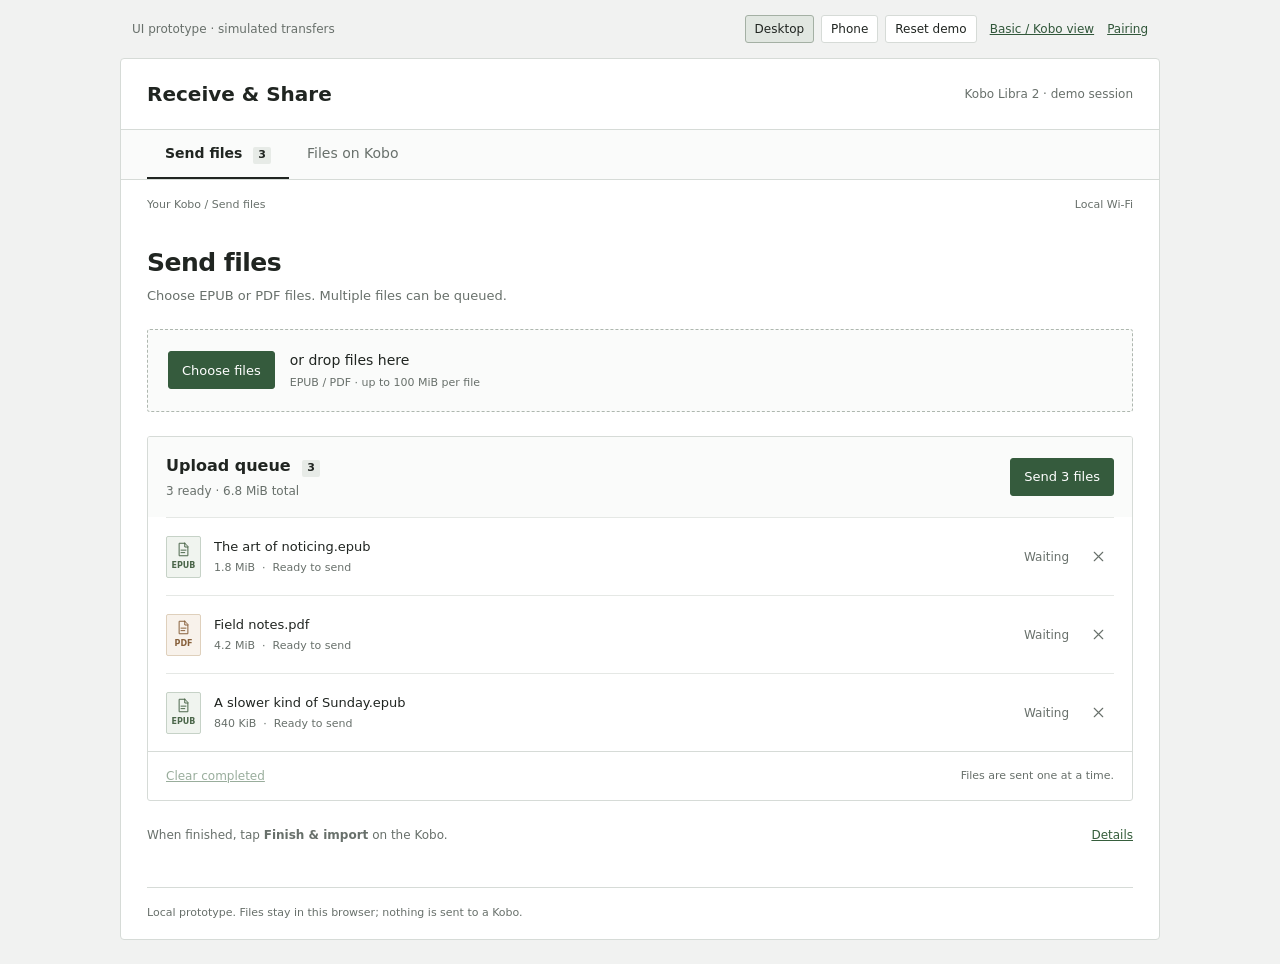
<file: prototype/index.html>
<!doctype html>
<html lang="en"><head><meta charset="utf-8"><meta name="viewport" content="width=device-width,initial-scale=1"><title>Receive & Share · prototype</title><link rel="stylesheet" href="styles.css"><script defer src="zip.js"></script><script defer src="app.js"></script></head><body>
<svg class="symbols" xmlns="http://www.w3.org/2000/svg" aria-hidden="true"><defs>
<symbol id="book" viewBox="0 0 24 24"><path d="M4 19.5A2.5 2.5 0 0 1 6.5 17H20M6.5 3H20v19H6.5A2.5 2.5 0 0 1 4 19.5v-14A2.5 2.5 0 0 1 6.5 3Z"/><path d="M8 7h7M8 10h5"/></symbol>
<symbol id="upload" viewBox="0 0 24 24"><path d="M12 16V3m-5 5 5-5 5 5M4 15v5h16v-5"/></symbol>
<symbol id="download" viewBox="0 0 24 24"><path d="M12 3v13m-5-5 5 5 5-5M4 16v5h16v-5"/></symbol>
<symbol id="folder" viewBox="0 0 24 24"><path d="M3 7V4h6l3 3h9v13H3V7Z"/></symbol>
<symbol id="check" viewBox="0 0 24 24"><path d="m5 12 4 4L19 6"/></symbol>
<symbol id="close" viewBox="0 0 24 24"><path d="m6 6 12 12M6 18 18 6"/></symbol>
<symbol id="search" viewBox="0 0 24 24"><circle cx="10.5" cy="10.5" r="6.5"/><path d="m16 16 5 5"/></symbol>
<symbol id="arrow" viewBox="0 0 24 24"><path d="M4 12h16m-6-6 6 6-6 6"/></symbol>
<symbol id="wifi" viewBox="0 0 24 24"><path d="M2 8a16 16 0 0 1 20 0M5 12a11 11 0 0 1 14 0m-10 4a5 5 0 0 1 6 0"/><circle cx="12" cy="20" r=".5"/></symbol>
<symbol id="file" viewBox="0 0 24 24"><path d="M14 2H5v20h14V7l-5-5Zm0 0v6h5M8 13h8m-8 4h6"/></symbol>
<symbol id="chevron" viewBox="0 0 24 24"><path d="m9 5 7 7-7 7"/></symbol>
</defs></svg>
<div class="preview-bar"><span>UI prototype · simulated transfers</span><div class="preview-controls"><button id="desktop-view" class="selected" aria-pressed="true">Desktop</button><button id="phone-view" aria-pressed="false">Phone</button><button id="reset-demo">Reset demo</button><a href="basic.html">Basic / Kobo view</a><a href="pair.html">Pairing</a></div></div>
<div class="prototype-frame" id="frame"><div class="app-shell"><header class="tool-header"><a href="#upload" class="brand">Receive & Share</a><span>Kobo Libra 2 · demo session</span></header><nav class="navigation" aria-label="Main navigation"><button class="nav-item active" data-view="upload">Send files <span id="queue-badge" class="nav-count">3</span></button><button class="nav-item" data-view="files">Files on Kobo</button></nav>
<main><div class="app-header"><span>Your Kobo / <b id="header-section">Send files</b></span><span>Local Wi-Fi</span></div><section id="upload-view" class="view"><div class="page-heading"><h1>Send files</h1><p>Choose EPUB or PDF files. Multiple files can be queued.</p></div><div id="dropzone" class="dropzone"><button id="choose-files" class="button primary">Choose files</button><div>or drop files here<small>EPUB / PDF · up to 100 MiB per file</small></div><input id="file-input" type="file" accept=".epub,.pdf" multiple hidden></div><section class="queue-card" aria-labelledby="queue-title"><div class="section-heading"><div><h2 id="queue-title">Upload queue <span id="queue-count" class="count">3</span></h2><p id="queue-summary">3 files ready</p></div><button id="send-all" class="button primary"><span>Send 3 files</span></button></div><div id="queue-list" class="queue-list"></div><div class="queue-footer"><button id="clear-completed" class="text-button">Clear completed</button><span id="transfer-summary">One transfer at a time.</span></div></section><div class="finish-note"><p>When finished, tap <strong>Finish & import</strong> on the Kobo.</p><button class="text-button" id="finish-help">Details</button></div></section>
<section id="files-view" class="view" hidden><div class="page-heading"><h1>Files on Kobo</h1><p>Browse book folders. Download a file or select several for one ZIP.</p></div><div class="library-toolbar"><label class="search-field"><svg><use href="#search"/></svg><input id="file-search" type="search" placeholder="Search filenames or paths" aria-label="Search book files"></label><select id="sort-files" aria-label="Sort files"><option value="name">Name, A–Z</option><option value="newest">Newest first</option><option value="size">Largest first</option></select></div><div class="browse-heading"><div id="breadcrumbs" class="breadcrumbs"></div><span id="library-count"></span></div><div id="folders" class="folder-grid"></div><div class="file-table"><div class="file-table-head"><label><input id="select-all" type="checkbox" aria-label="Select all visible books"><span>Filename / path</span></label><span>Size</span><span>Added</span><span></span></div><div id="library-list"></div></div>
<section id="selection-bar" class="selection-panel" hidden aria-label="Selected files"><div class="selection-summary"><div><strong id="selection-count">0 files selected</strong><span id="selection-size"></span></div><button id="clear-selection" class="text-button">Clear selection</button><button id="download-selected" class="button primary">Download ZIP</button></div><div id="selected-files" class="selected-files"></div></section><p class="library-note">System and settings folders are hidden.</p></section><footer class="app-footer">Local prototype. Files stay in this browser; nothing is sent to a Kobo.</footer></main></div></div><div id="toast" class="toast" role="status" aria-live="polite" hidden></div><dialog id="modal"><div id="modal-content"></div><button id="close-modal" class="modal-close icon-button" aria-label="Close dialog"><svg><use href="#close"/></svg></button></dialog></body></html>
</file>
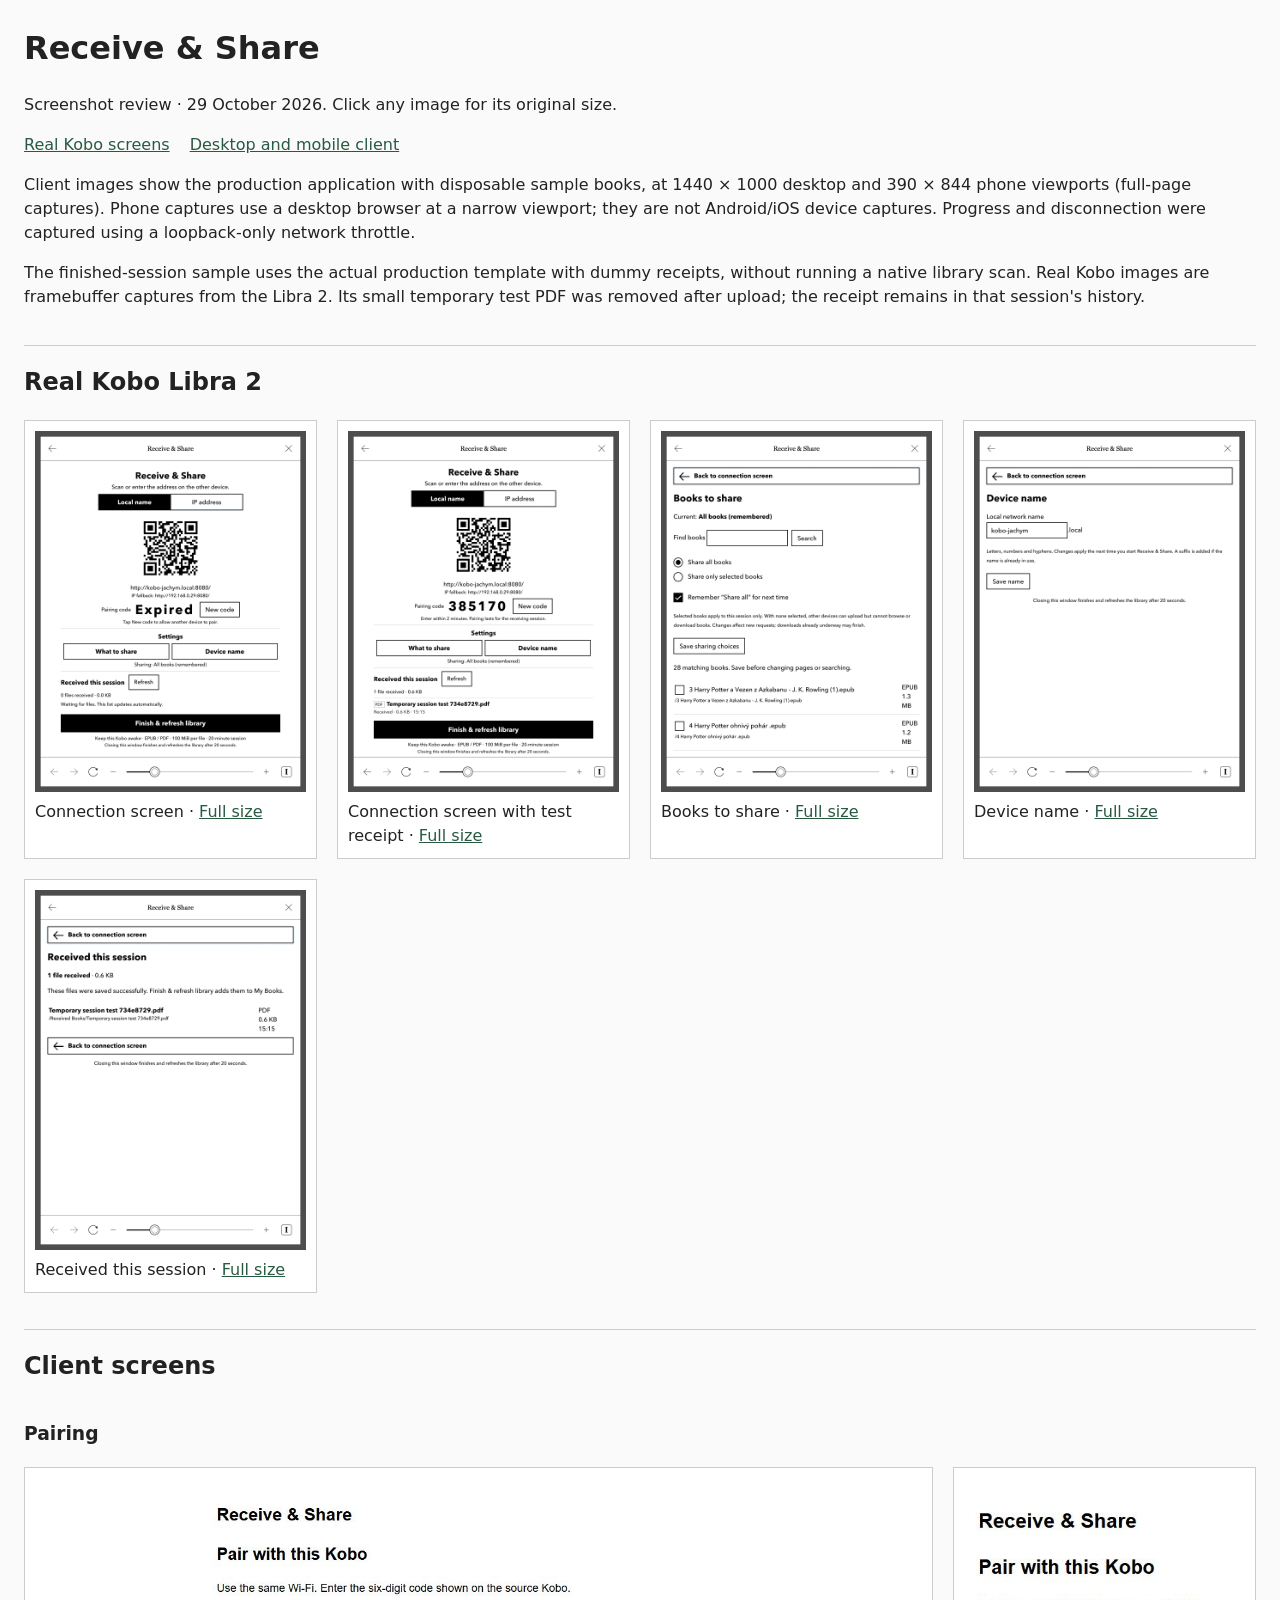
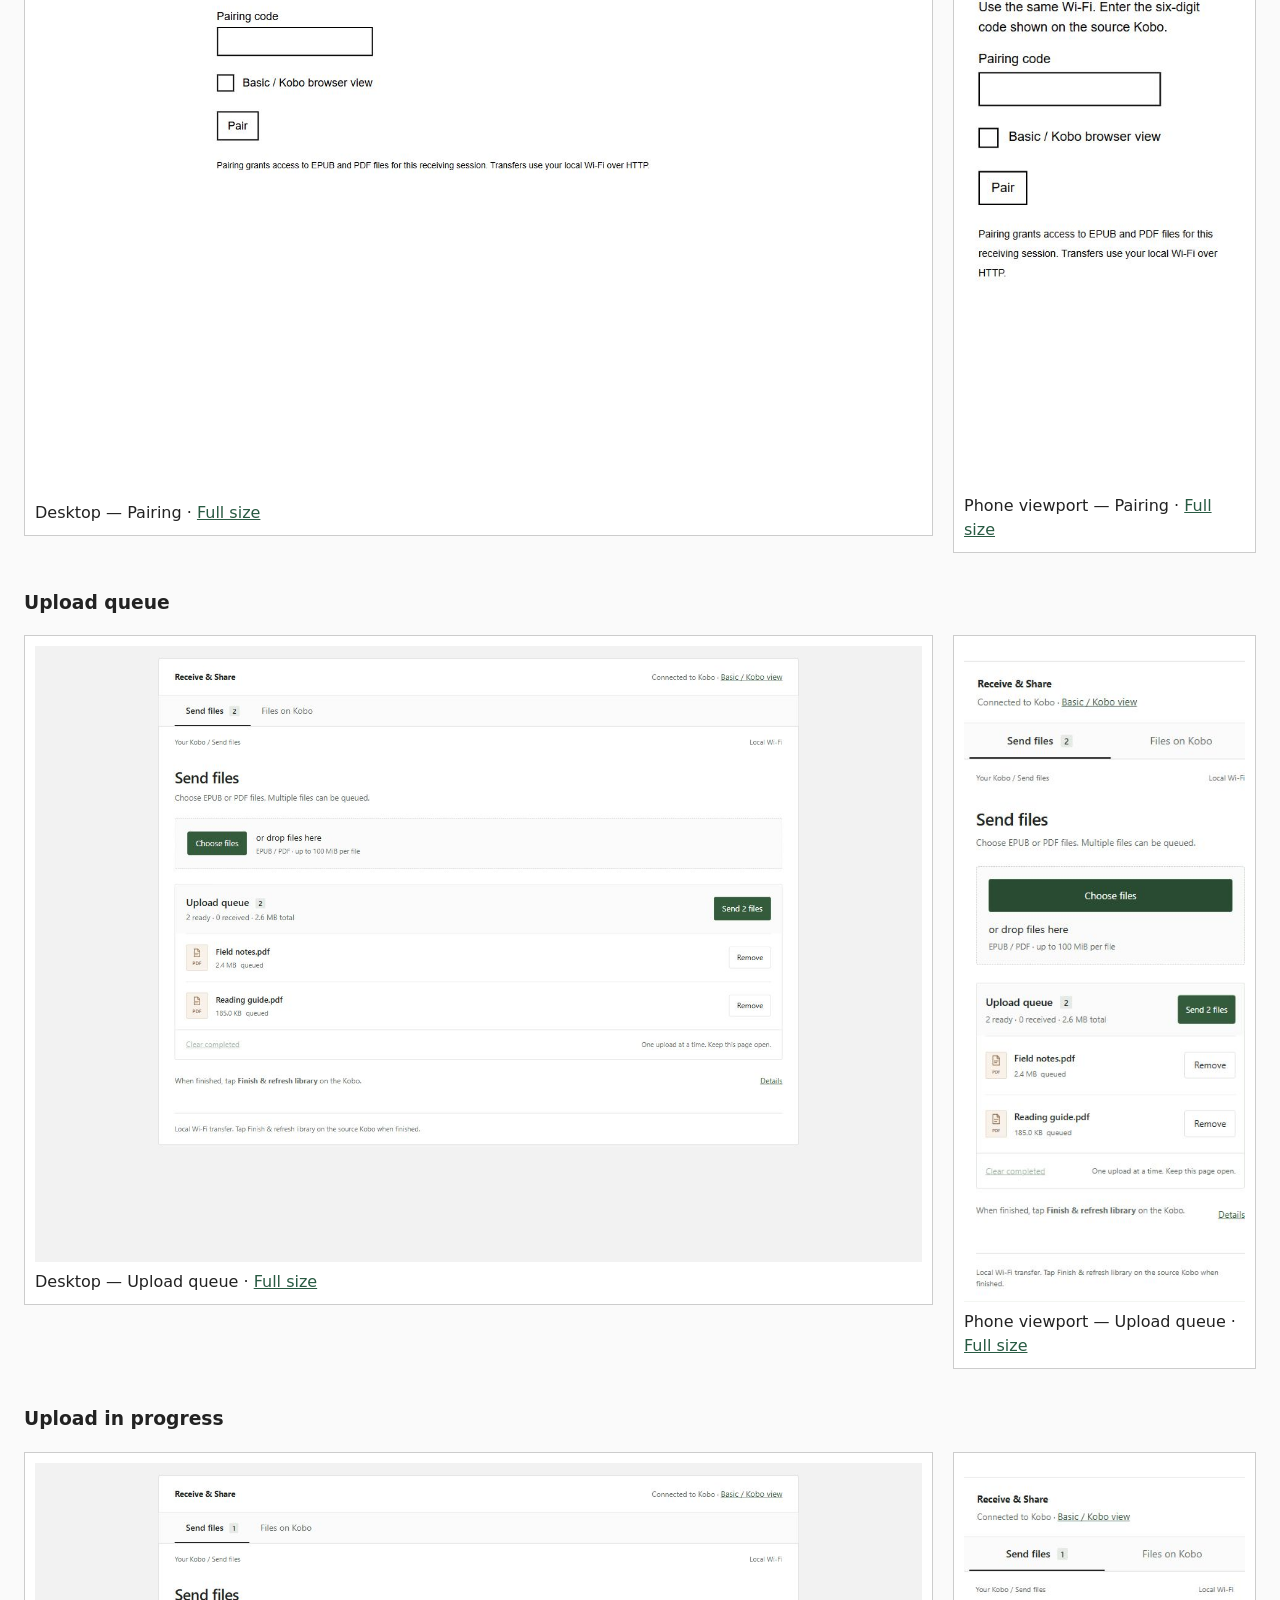
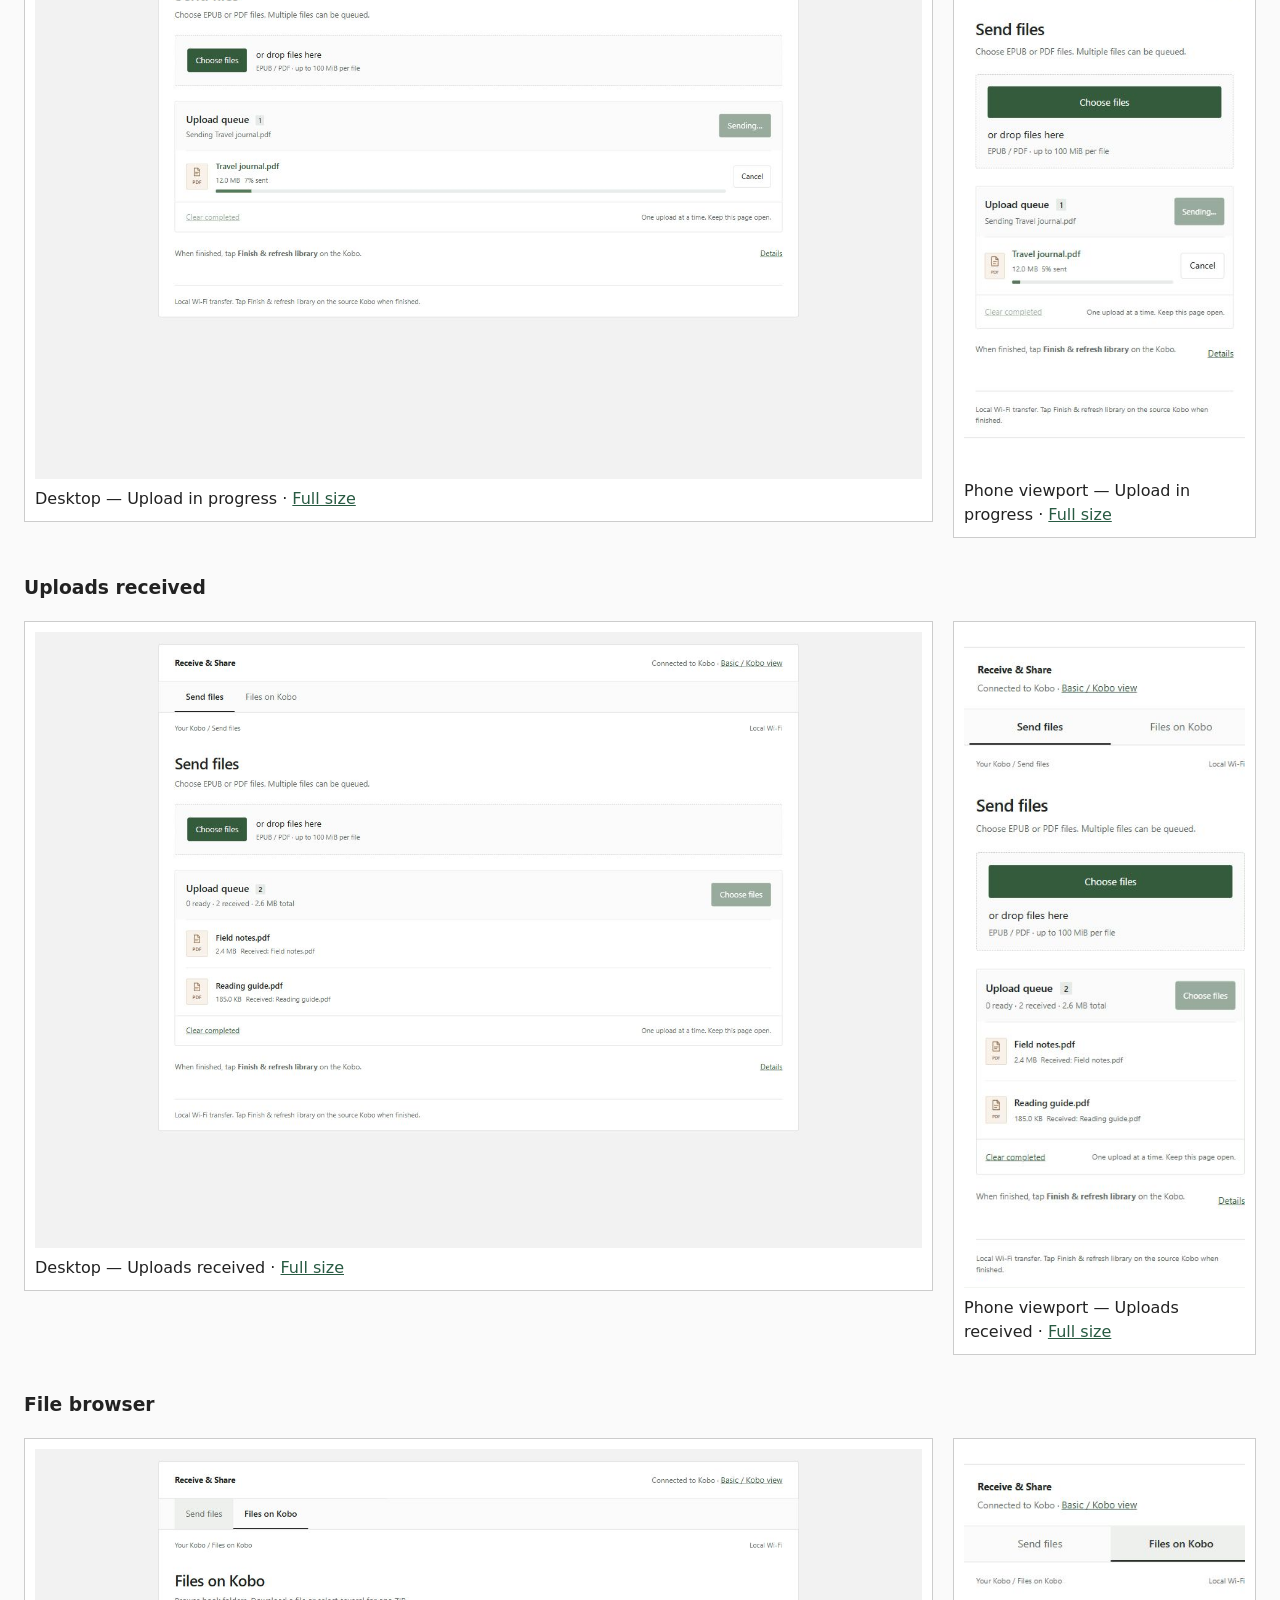
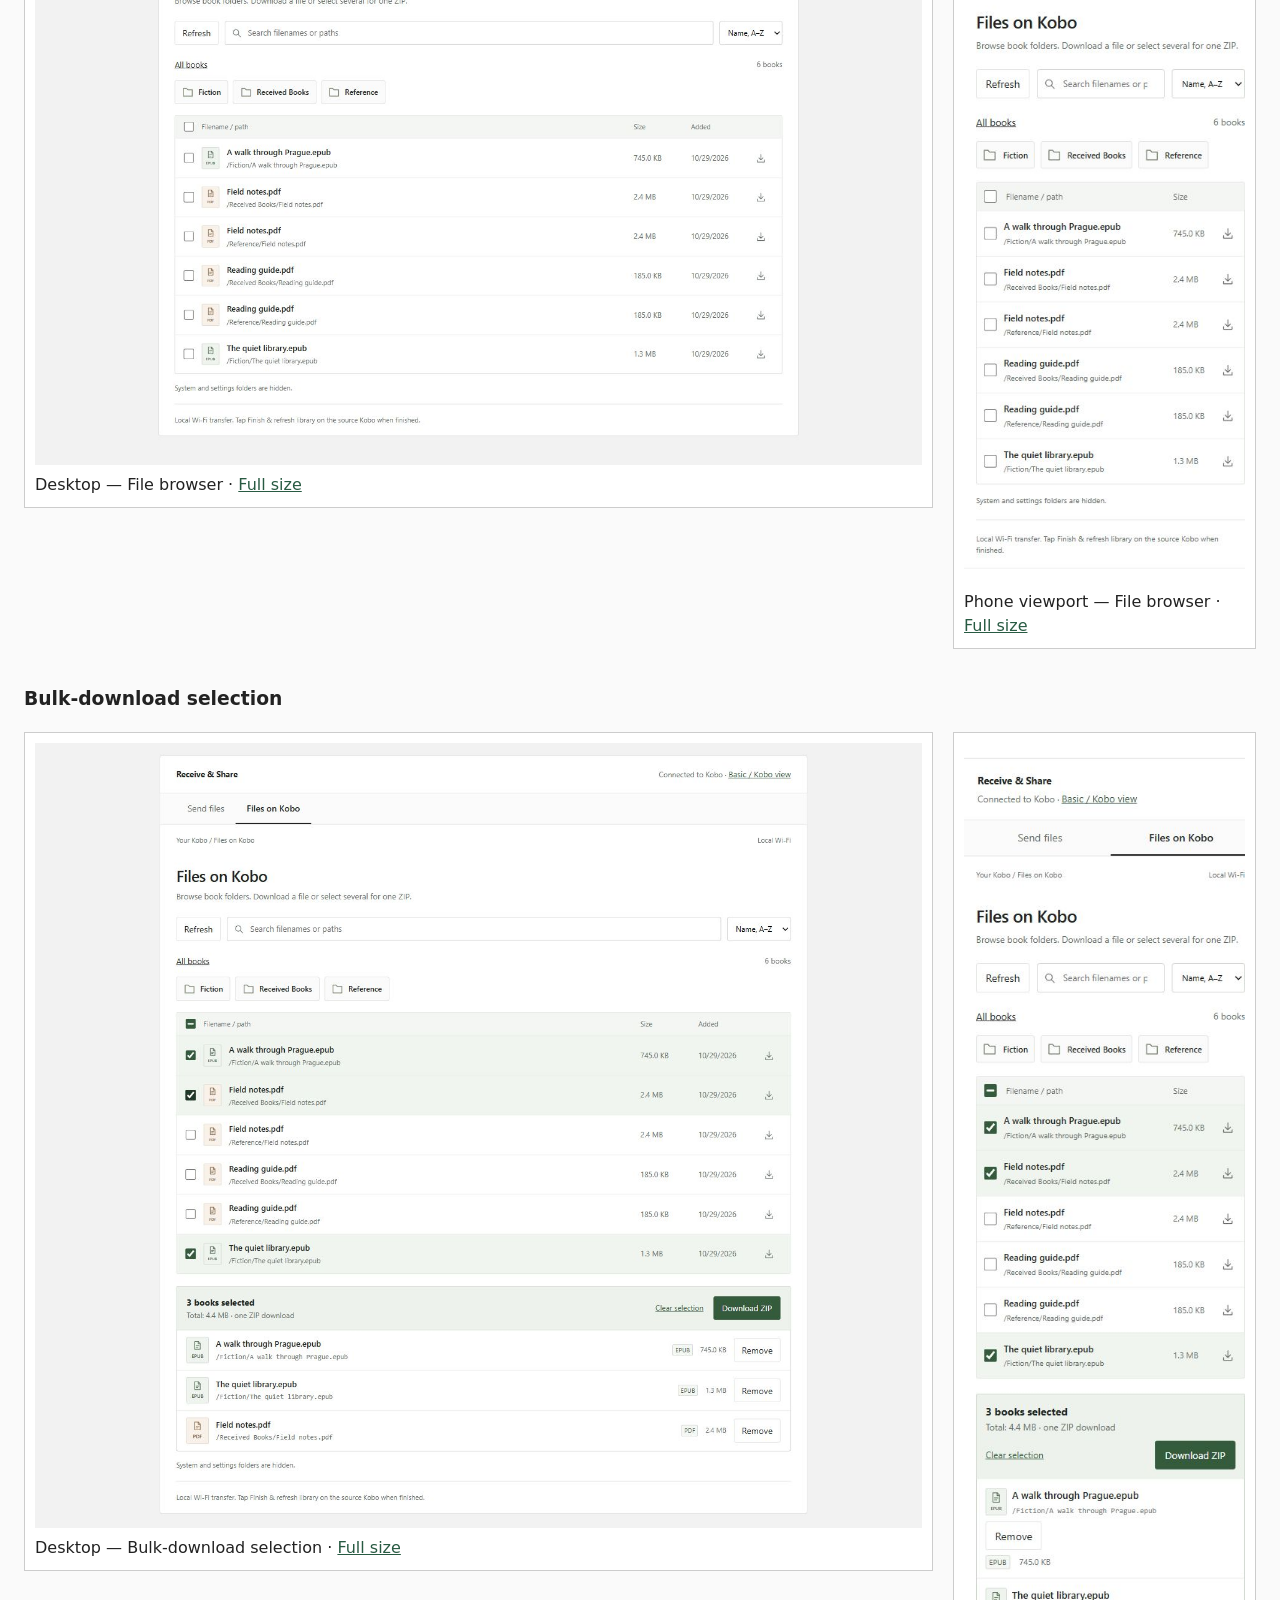
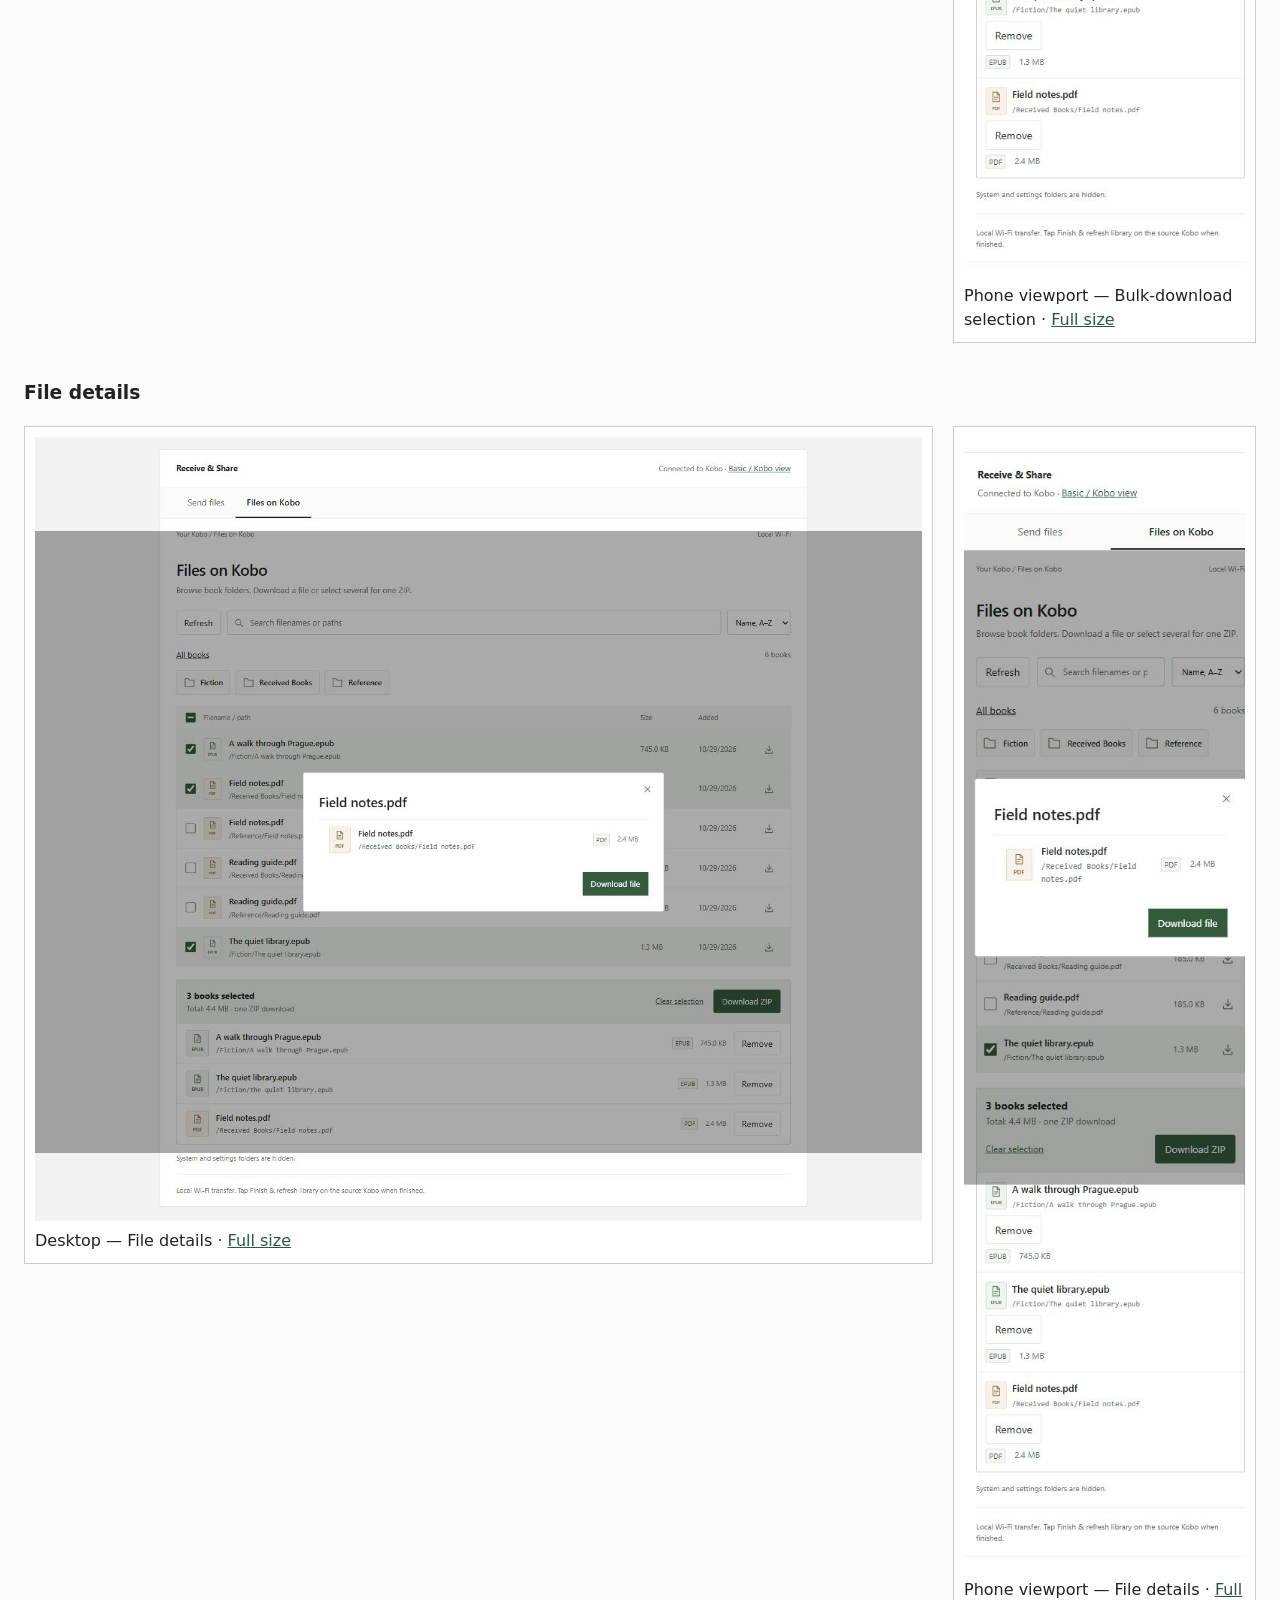
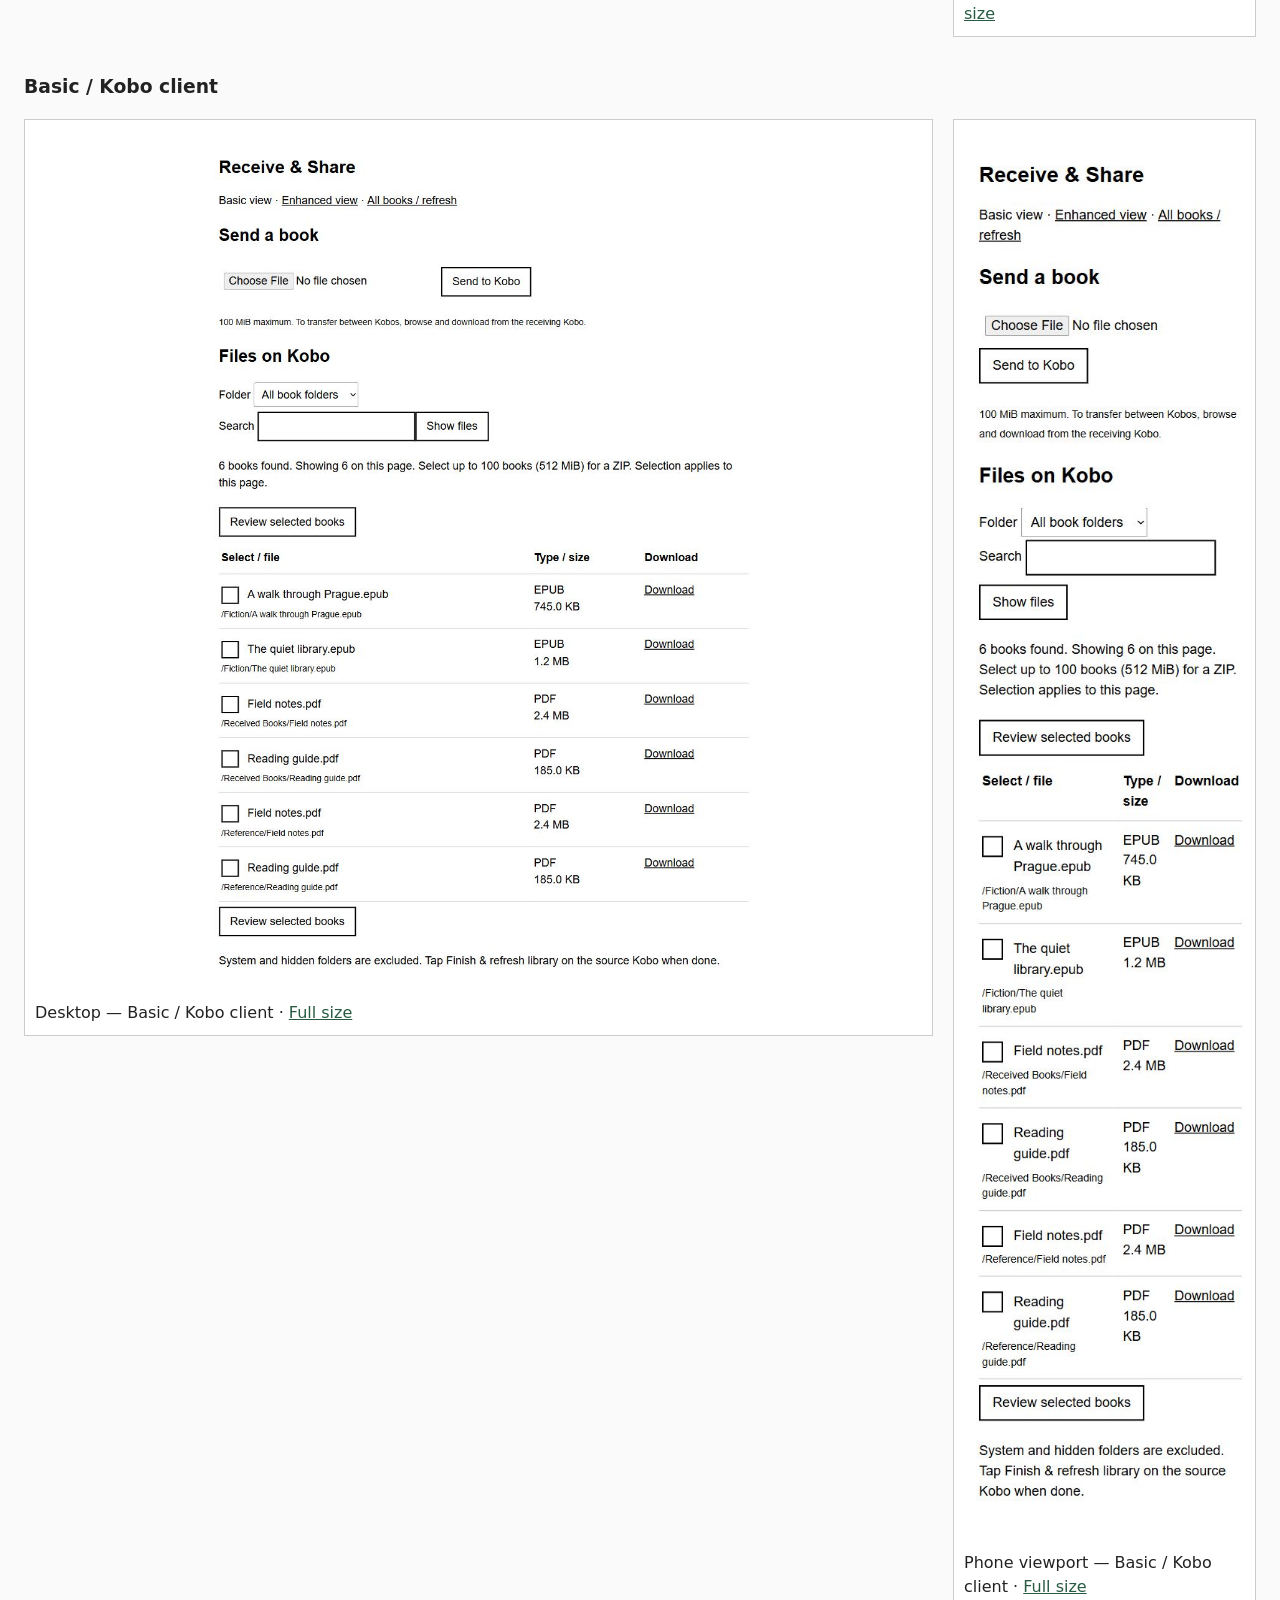
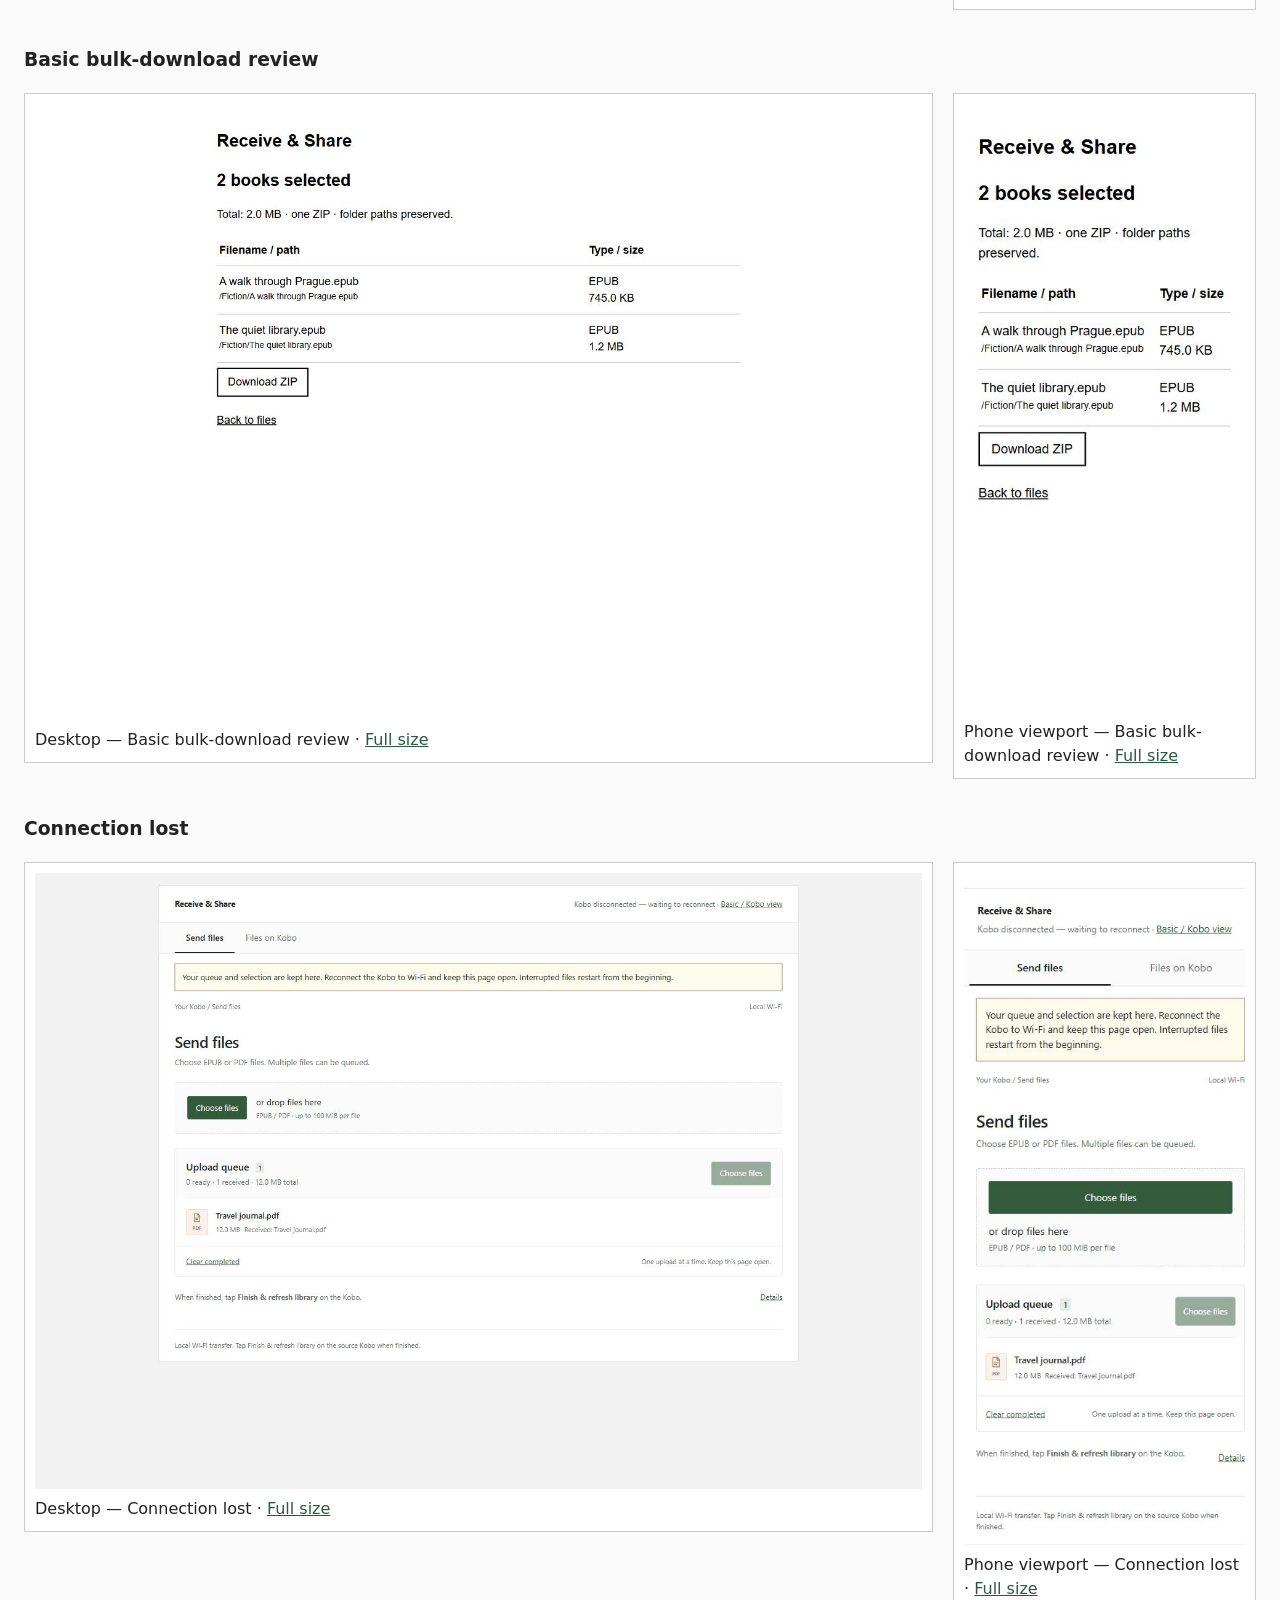
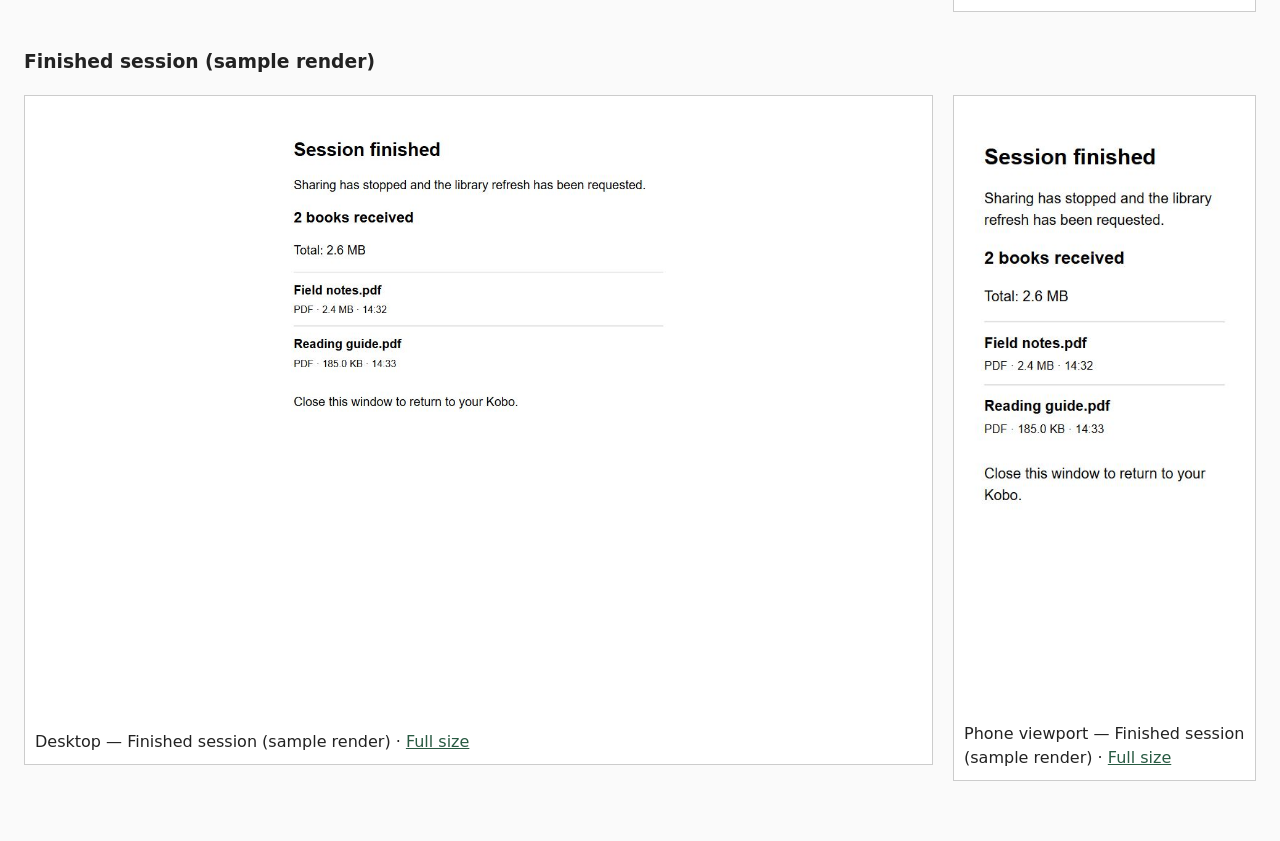
<file: docs/screenshots/index.html>
<!doctype html><html lang="en"><meta charset="utf-8"><meta name="viewport" content="width=device-width,initial-scale=1"><title>Receive &amp; Share — screenshots</title><style>body{font:16px/1.5 system-ui,sans-serif;max-width:1300px;margin:auto;padding:24px;color:#222;background:#fafafa}h1{margin-top:0}nav{display:flex;gap:20px;flex-wrap:wrap}a{color:#285a42}.pair{display:grid;grid-template-columns:minmax(0,3fr) minmax(0,1fr);gap:20px;align-items:start}figure{margin:0;background:white;padding:10px;border:1px solid #ccc}img{display:block;width:100%;height:auto}figcaption{margin-top:8px}section{margin:36px 0}h2{border-top:1px solid #ccc;padding-top:18px}.device{display:grid;grid-template-columns:repeat(auto-fit,minmax(240px,1fr));gap:20px}.device img{max-height:650px;object-fit:contain;object-position:top}small{color:#555}@media(max-width:650px){.pair{grid-template-columns:1fr}.pair figure:nth-child(2){max-width:390px}}</style><h1>Receive &amp; Share</h1><p>Screenshot review · 29 October 2026. Click any image for its original size.</p><nav><a href="#kobo">Real Kobo screens</a><a href="#client">Desktop and mobile client</a></nav><p>Client images show the production application with disposable sample books, at 1440 × 1000 desktop and 390 × 844 phone viewports (full-page captures). Phone captures use a desktop browser at a narrow viewport; they are not Android/iOS device captures. Progress and disconnection were captured using a loopback-only network throttle.</p><p>The finished-session sample uses the actual production template with dummy receipts, without running a native library scan. Real Kobo images are framebuffer captures from the Libra 2. Its small temporary test PDF was removed after upload; the receipt remains in that session's history.</p><section id="kobo"><h2>Real Kobo Libra 2</h2><div class="device"><figure><a href="kobo-connection.png"><img loading="lazy" src="kobo-connection.png" alt="Connection screen"></a><figcaption>Connection screen · <a href="kobo-connection.png">Full size</a></figcaption></figure><figure><a href="kobo-connection-received.png"><img loading="lazy" src="kobo-connection-received.png" alt="Connection screen with test receipt"></a><figcaption>Connection screen with test receipt · <a href="kobo-connection-received.png">Full size</a></figcaption></figure><figure><a href="kobo-sharing.png"><img loading="lazy" src="kobo-sharing.png" alt="Books to share"></a><figcaption>Books to share · <a href="kobo-sharing.png">Full size</a></figcaption></figure><figure><a href="kobo-device-name.png"><img loading="lazy" src="kobo-device-name.png" alt="Device name"></a><figcaption>Device name · <a href="kobo-device-name.png">Full size</a></figcaption></figure><figure><a href="kobo-session-files.png"><img loading="lazy" src="kobo-session-files.png" alt="Received this session"></a><figcaption>Received this session · <a href="kobo-session-files.png">Full size</a></figcaption></figure></div></section><section id="client"><h2>Client screens</h2><section><h3>Pairing</h3><div class="pair"><figure><a href="desktop-pair.jpg"><img loading="lazy" src="desktop-pair.jpg" alt="Desktop — Pairing"></a><figcaption>Desktop — Pairing · <a href="desktop-pair.jpg">Full size</a></figcaption></figure><figure><a href="mobile-pair.jpg"><img loading="lazy" src="mobile-pair.jpg" alt="Phone viewport — Pairing"></a><figcaption>Phone viewport — Pairing · <a href="mobile-pair.jpg">Full size</a></figcaption></figure></div></section><section><h3>Upload queue</h3><div class="pair"><figure><a href="desktop-upload-queue.jpg"><img loading="lazy" src="desktop-upload-queue.jpg" alt="Desktop — Upload queue"></a><figcaption>Desktop — Upload queue · <a href="desktop-upload-queue.jpg">Full size</a></figcaption></figure><figure><a href="mobile-upload-queue.jpg"><img loading="lazy" src="mobile-upload-queue.jpg" alt="Phone viewport — Upload queue"></a><figcaption>Phone viewport — Upload queue · <a href="mobile-upload-queue.jpg">Full size</a></figcaption></figure></div></section><section><h3>Upload in progress</h3><div class="pair"><figure><a href="desktop-upload-progress.jpg"><img loading="lazy" src="desktop-upload-progress.jpg" alt="Desktop — Upload in progress"></a><figcaption>Desktop — Upload in progress · <a href="desktop-upload-progress.jpg">Full size</a></figcaption></figure><figure><a href="mobile-upload-progress.jpg"><img loading="lazy" src="mobile-upload-progress.jpg" alt="Phone viewport — Upload in progress"></a><figcaption>Phone viewport — Upload in progress · <a href="mobile-upload-progress.jpg">Full size</a></figcaption></figure></div></section><section><h3>Uploads received</h3><div class="pair"><figure><a href="desktop-upload-complete.jpg"><img loading="lazy" src="desktop-upload-complete.jpg" alt="Desktop — Uploads received"></a><figcaption>Desktop — Uploads received · <a href="desktop-upload-complete.jpg">Full size</a></figcaption></figure><figure><a href="mobile-upload-complete.jpg"><img loading="lazy" src="mobile-upload-complete.jpg" alt="Phone viewport — Uploads received"></a><figcaption>Phone viewport — Uploads received · <a href="mobile-upload-complete.jpg">Full size</a></figcaption></figure></div></section><section><h3>File browser</h3><div class="pair"><figure><a href="desktop-files.jpg"><img loading="lazy" src="desktop-files.jpg" alt="Desktop — File browser"></a><figcaption>Desktop — File browser · <a href="desktop-files.jpg">Full size</a></figcaption></figure><figure><a href="mobile-files.jpg"><img loading="lazy" src="mobile-files.jpg" alt="Phone viewport — File browser"></a><figcaption>Phone viewport — File browser · <a href="mobile-files.jpg">Full size</a></figcaption></figure></div></section><section><h3>Bulk-download selection</h3><div class="pair"><figure><a href="desktop-selected.jpg"><img loading="lazy" src="desktop-selected.jpg" alt="Desktop — Bulk-download selection"></a><figcaption>Desktop — Bulk-download selection · <a href="desktop-selected.jpg">Full size</a></figcaption></figure><figure><a href="mobile-selected.jpg"><img loading="lazy" src="mobile-selected.jpg" alt="Phone viewport — Bulk-download selection"></a><figcaption>Phone viewport — Bulk-download selection · <a href="mobile-selected.jpg">Full size</a></figcaption></figure></div></section><section><h3>File details</h3><div class="pair"><figure><a href="desktop-file-details.jpg"><img loading="lazy" src="desktop-file-details.jpg" alt="Desktop — File details"></a><figcaption>Desktop — File details · <a href="desktop-file-details.jpg">Full size</a></figcaption></figure><figure><a href="mobile-file-details.jpg"><img loading="lazy" src="mobile-file-details.jpg" alt="Phone viewport — File details"></a><figcaption>Phone viewport — File details · <a href="mobile-file-details.jpg">Full size</a></figcaption></figure></div></section><section><h3>Basic / Kobo client</h3><div class="pair"><figure><a href="desktop-basic.jpg"><img loading="lazy" src="desktop-basic.jpg" alt="Desktop — Basic / Kobo client"></a><figcaption>Desktop — Basic / Kobo client · <a href="desktop-basic.jpg">Full size</a></figcaption></figure><figure><a href="mobile-basic.jpg"><img loading="lazy" src="mobile-basic.jpg" alt="Phone viewport — Basic / Kobo client"></a><figcaption>Phone viewport — Basic / Kobo client · <a href="mobile-basic.jpg">Full size</a></figcaption></figure></div></section><section><h3>Basic bulk-download review</h3><div class="pair"><figure><a href="desktop-basic-review.jpg"><img loading="lazy" src="desktop-basic-review.jpg" alt="Desktop — Basic bulk-download review"></a><figcaption>Desktop — Basic bulk-download review · <a href="desktop-basic-review.jpg">Full size</a></figcaption></figure><figure><a href="mobile-basic-review.jpg"><img loading="lazy" src="mobile-basic-review.jpg" alt="Phone viewport — Basic bulk-download review"></a><figcaption>Phone viewport — Basic bulk-download review · <a href="mobile-basic-review.jpg">Full size</a></figcaption></figure></div></section><section><h3>Connection lost</h3><div class="pair"><figure><a href="desktop-connection-lost.jpg"><img loading="lazy" src="desktop-connection-lost.jpg" alt="Desktop — Connection lost"></a><figcaption>Desktop — Connection lost · <a href="desktop-connection-lost.jpg">Full size</a></figcaption></figure><figure><a href="mobile-connection-lost.jpg"><img loading="lazy" src="mobile-connection-lost.jpg" alt="Phone viewport — Connection lost"></a><figcaption>Phone viewport — Connection lost · <a href="mobile-connection-lost.jpg">Full size</a></figcaption></figure></div></section><section><h3>Finished session (sample render)</h3><div class="pair"><figure><a href="desktop-finished-sample.jpg"><img loading="lazy" src="desktop-finished-sample.jpg" alt="Desktop — Finished session (sample render)"></a><figcaption>Desktop — Finished session (sample render) · <a href="desktop-finished-sample.jpg">Full size</a></figcaption></figure><figure><a href="mobile-finished-sample.jpg"><img loading="lazy" src="mobile-finished-sample.jpg" alt="Phone viewport — Finished session (sample render)"></a><figcaption>Phone viewport — Finished session (sample render) · <a href="mobile-finished-sample.jpg">Full size</a></figcaption></figure></div></section></section></html>
</file>
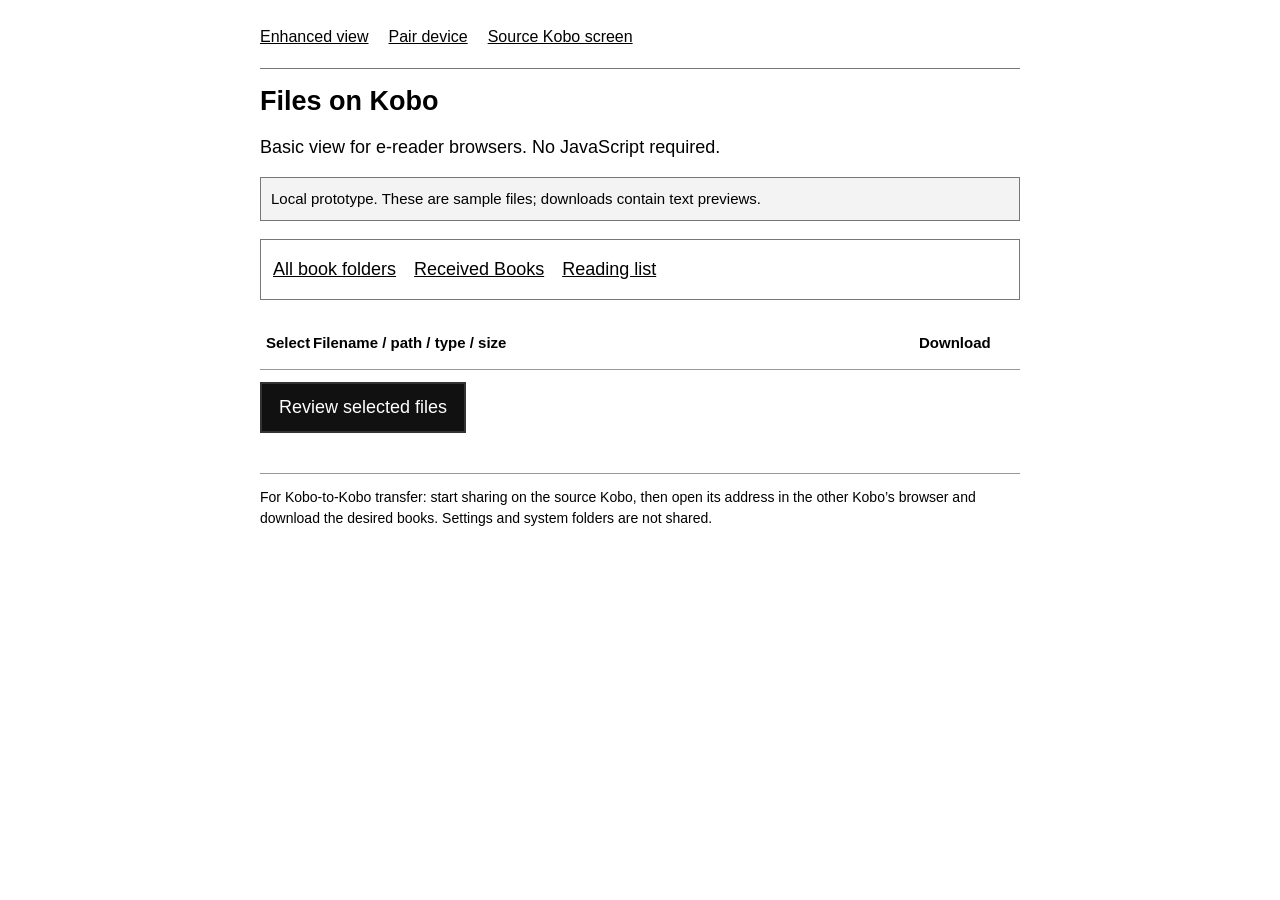
<file: prototype/basic.html>
<!doctype html><html lang="en"><head><meta charset="utf-8"><meta name="viewport" content="width=device-width,initial-scale=1"><title>Receive & Share — basic view</title><link rel="stylesheet" href="basic.css"></head><body><div class="page"><nav><a href="index.html">Enhanced view</a><a href="pair.html">Pair device</a><a href="pair-source.html">Source Kobo screen</a></nav><h1>Files on Kobo</h1><p>Basic view for e-reader browsers. No JavaScript required.</p><div class="prototype-note">Local prototype. These are sample files; downloads contain text previews.</div><div class="toolbar"><a href="basic.html">All book folders</a><a href="basic.html?folder=Received%20Books">Received Books</a><a href="basic.html?folder=Reading%20list">Reading list</a></div><p><!-- folder-label --></p><form action="basic-review" method="get"><table><thead><tr><th class="check">Select</th><th>Filename / path / type / size</th><th class="download">Download</th></tr></thead><tbody><!-- file-rows --></tbody></table><button type="submit" class="primary">Review selected files</button></form><p class="footer">For Kobo-to-Kobo transfer: start sharing on the source Kobo, then open its address in the other Kobo’s browser and download the desired books. Settings and system folders are not shared.</p></div></body></html>
</file>
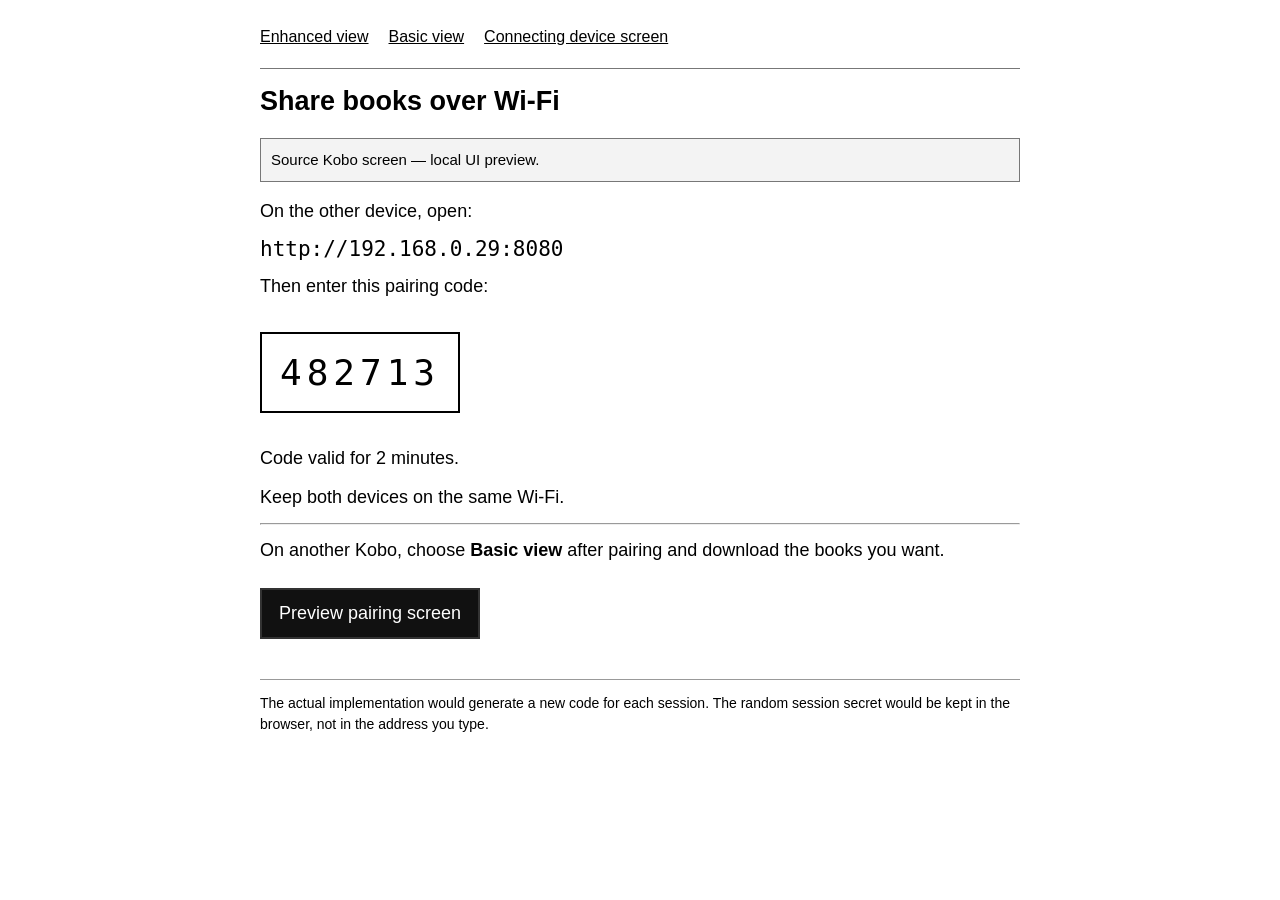
<file: prototype/pair-source.html>
<!doctype html><html lang="en"><head><meta charset="utf-8"><meta name="viewport" content="width=device-width,initial-scale=1"><title>Kobo sharing screen</title><link rel="stylesheet" href="basic.css"></head><body><div class="page"><nav><a href="index.html">Enhanced view</a><a href="basic.html">Basic view</a><a href="pair.html">Connecting device screen</a></nav><h1>Share books over Wi-Fi</h1><div class="prototype-note">Source Kobo screen — local UI preview.</div><p>On the other device, open:</p><p class="address">http://192.168.0.29:8080</p><p>Then enter this pairing code:</p><div class="code">482713</div><p>Code valid for 2 minutes.</p><p>Keep both devices on the same Wi-Fi.</p><hr><p>On another Kobo, choose <strong>Basic view</strong> after pairing and download the books you want.</p><a href="pair.html" class="button primary">Preview pairing screen</a><p class="footer">The actual implementation would generate a new code for each session. The random session secret would be kept in the browser, not in the address you type.</p></div></body></html>
</file>
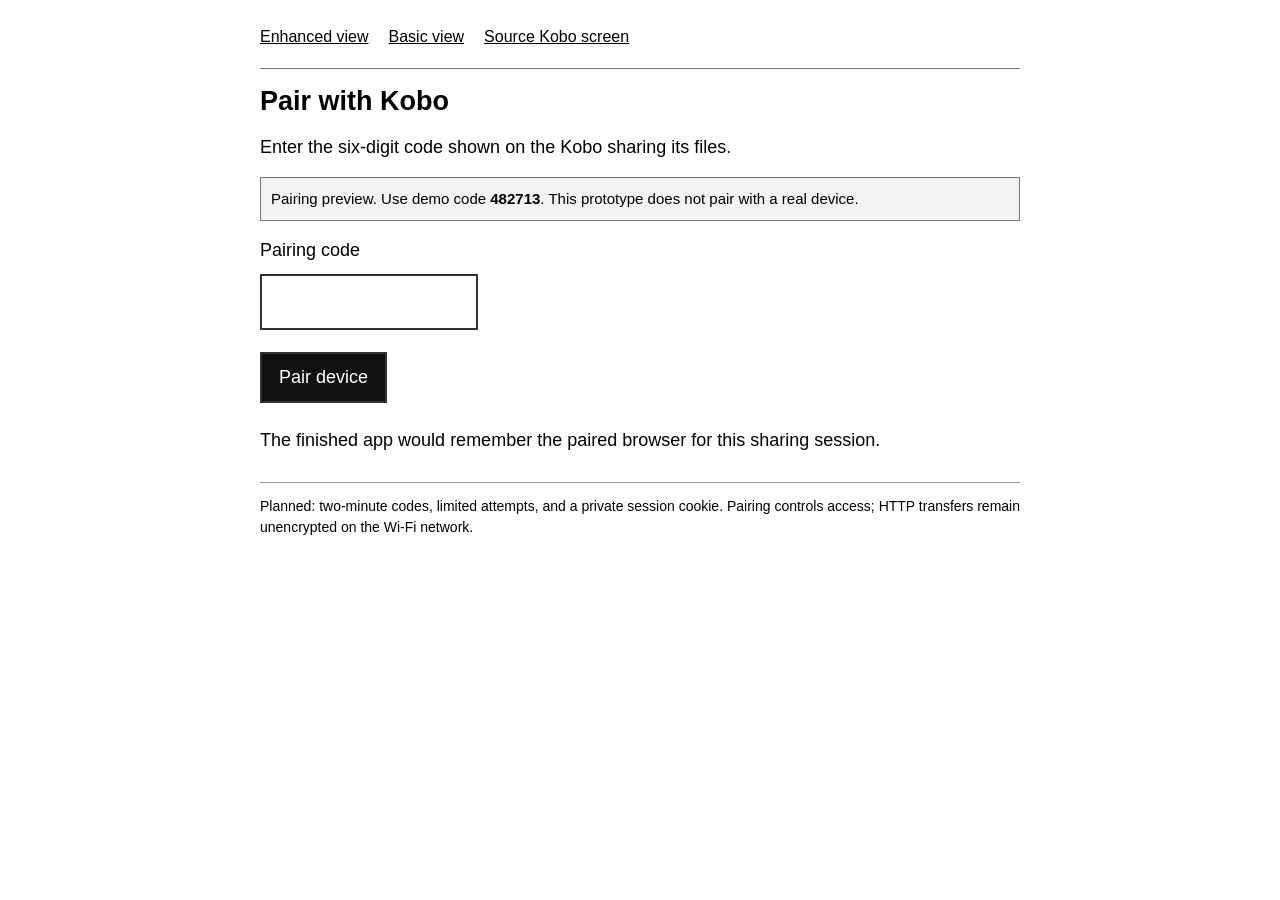
<file: prototype/pair.html>
<!doctype html><html lang="en"><head><meta charset="utf-8"><meta name="viewport" content="width=device-width,initial-scale=1"><title>Pair with Kobo</title><link rel="stylesheet" href="basic.css"></head><body><div class="page"><nav><a href="index.html">Enhanced view</a><a href="basic.html">Basic view</a><a href="pair-source.html">Source Kobo screen</a></nav><h1>Pair with Kobo</h1><p>Enter the six-digit code shown on the Kobo sharing its files.</p><div class="prototype-note">Pairing preview. Use demo code <strong>482713</strong>. This prototype does not pair with a real device.</div><!-- pairing-error --><form method="post" action="pair"><label for="pair-code">Pairing code</label><input id="pair-code" name="code" type="text" inputmode="numeric" pattern="[0-9]{6}" minlength="6" maxlength="6" autocomplete="off" required><button type="submit" class="primary">Pair device</button></form><p>The finished app would remember the paired browser for this sharing session.</p><p class="footer">Planned: two-minute codes, limited attempts, and a private session cookie. Pairing controls access; HTTP transfers remain unencrypted on the Wi-Fi network.</p></div></body></html>
</file>
<file: prototype/styles.css>
:root{--ink:#202521;--muted:#68706b;--line:#d6dbd7;--light:#f4f6f4;--accent:#355b3d;--error:#a73232}
*{box-sizing:border-box}body{margin:0;background:#f1f2f1;color:var(--ink);font:14px/1.5 system-ui,-apple-system,"Segoe UI",sans-serif}button,input,select{font:inherit}button{cursor:pointer;border:1px solid var(--line);border-radius:3px;background:#fff;color:var(--ink);padding:8px 12px}button:disabled{cursor:default;opacity:.5}button:hover:not(:disabled){background:#edf0ed}button:focus-visible,a:focus-visible,input:focus-visible,select:focus-visible{outline:2px solid #3c6a46;outline-offset:3px}a{color:#31573a}svg{width:18px;height:18px;fill:none;stroke:currentColor;stroke-width:1.6;stroke-linecap:round;stroke-linejoin:round;flex-shrink:0}.symbols{position:absolute;width:0;height:0;overflow:hidden}[hidden]{display:none!important}.preview-bar{max-width:1040px;margin:15px auto;padding:0 12px;display:flex;align-items:center;justify-content:space-between;gap:12px;color:var(--muted);font-size:12px}.preview-controls{display:flex;gap:7px;align-items:center;flex-wrap:wrap}.preview-controls button{font-size:12px;padding:4px 9px}.preview-controls .selected{background:#e1e7e1;border-color:#a4b0a4}.preview-controls a{font-size:12px;margin-left:6px}.prototype-frame{max-width:1040px;margin:0 auto 24px;border:1px solid var(--line);border-radius:4px;overflow:hidden;background:#fff;container-type:inline-size}.prototype-frame.phone{max-width:420px}.tool-header{display:flex;align-items:center;justify-content:space-between;gap:12px;padding:20px 26px;border-bottom:1px solid var(--line)}.brand{font-size:20px;font-weight:650;color:var(--ink);text-decoration:none}.tool-header>span{font-size:12px;color:var(--muted)}.navigation{display:flex;padding:0 26px;border-bottom:1px solid var(--line);background:#fafbfa}.nav-item{padding:13px 18px;border:0;border-radius:0;background:none;color:var(--muted);border-bottom:2px solid transparent;font-size:14px}.nav-item.active{border-bottom-color:var(--ink);font-weight:600;color:var(--ink)}.nav-count,.count{display:inline-block;font-size:11px;background:#e7ebe7;border-radius:2px;padding:0 5px;margin-left:6px}main{padding:0 26px}.app-header{display:flex;justify-content:space-between;color:var(--muted);font-size:11px;padding:17px 0}.app-header b{font-weight:400}.view{padding-top:8px}.page-heading{margin:8px 0 23px}h1{font-size:25px;font-weight:600;letter-spacing:-.5px;line-height:1.3;margin:0 0 7px}h2{font-size:16px;font-weight:600;margin:0}p{margin:0}.page-heading p{color:var(--muted);font-size:13px}.dropzone{display:flex;align-items:center;gap:15px;padding:20px;border:1px dashed #aeb7af;background:#fafbfa;border-radius:3px}.dropzone.dragging{background:#edf3ed;border-color:#355b3d}.dropzone small{display:block;color:var(--muted);font-size:11px;margin-top:4px}.button{display:inline-flex;align-items:center;justify-content:center;gap:7px;min-height:38px;padding:8px 13px;font-size:13px;white-space:nowrap}.primary{background:var(--accent);border-color:var(--accent);color:#fff}.primary:hover:not(:disabled){background:#294b31}.secondary{background:var(--light)}.button svg{width:15px;height:15px}.queue-card{margin-top:24px;border:1px solid var(--line);border-radius:3px;overflow:hidden}.section-heading{display:flex;justify-content:space-between;align-items:center;gap:12px;padding:17px 18px;background:#fafbfa}.section-heading p{font-size:12px;color:var(--muted);margin-top:4px}.queue-list{padding:0 18px}.queue-row{display:flex;align-items:center;gap:13px;padding:15px 0;min-height:78px;border-top:1px solid #e5e8e5}.file-tile{width:35px;height:42px;border:1px solid #c6d2c7;border-radius:2px;background:#f0f4ef;color:#4c674b;display:flex;flex-direction:column;align-items:center;justify-content:center;gap:3px;font-size:8px;font-weight:600;flex-shrink:0}.file-tile svg{width:15px;height:15px}.file-tile.pdf{background:#f8f2eb;border-color:#dfd0bc;color:#88613c}.file-main{flex:1;min-width:0}.file-name{font-size:13px;font-weight:500;overflow:hidden;text-overflow:ellipsis;white-space:nowrap}.file-sub{font-size:11px;color:var(--muted);display:flex;gap:7px;margin-top:4px}.good{color:#446b46}.bad{color:var(--error)}.sending{color:#355b3d}.progress-track{height:5px;border-radius:2px;background:#e8ece8;margin-top:8px;overflow:hidden}.progress-fill{height:100%;background:#567a59;transition:width .15s linear}.failed .progress-fill{background:#b9786d}.file-status{min-width:50px;text-align:right;font-size:12px;color:var(--muted)}.file-status.complete{color:#446b46}.row-actions{display:flex;gap:6px;align-items:center}.icon-button{border:0;background:none;display:grid;place-items:center;padding:7px;width:32px;height:32px;color:var(--muted)}.icon-button svg{width:17px;height:17px}.retry-button{padding:5px 8px;font-size:11px}.text-button{border:0;background:none;padding:5px 0;color:#365e3c;font-size:12px;text-decoration:underline;white-space:nowrap}.queue-footer{display:flex;justify-content:space-between;align-items:center;gap:10px;padding:10px 18px;border-top:1px solid var(--line);font-size:11px;color:var(--muted)}.empty-queue{text-align:center;padding:28px 15px;color:var(--muted);font-size:13px}.finish-note{display:flex;gap:12px;align-items:center;justify-content:space-between;padding:20px 0;font-size:12px;color:var(--muted)}.app-footer{border-top:1px solid var(--line);font-size:11px;color:var(--muted);padding:17px 0;margin-top:18px}.library-toolbar{display:flex;gap:10px;margin-bottom:18px}.search-field{display:flex;gap:8px;align-items:center;padding:8px 11px;border:1px solid #bdc6be;border-radius:3px;flex:1;min-width:0}.search-field input{border:0;outline:none;width:100%;min-width:0;font-size:13px}.search-field svg{color:var(--muted);width:16px;height:16px}.library-toolbar select{font-size:12px;border:1px solid #bdc6be;border-radius:3px;background:#fff;padding:6px 9px}.browse-heading{display:flex;justify-content:space-between;align-items:center;font-size:12px;color:var(--muted);margin-bottom:12px}.breadcrumbs{display:flex;gap:7px;align-items:center}.breadcrumbs button{border:0;background:none;padding:4px 0;font-size:13px;text-decoration:underline}.breadcrumbs svg{height:12px;width:12px}.folder-grid{display:flex;flex-wrap:wrap;gap:8px;margin-bottom:18px}.folder-card{display:flex;align-items:center;gap:8px;padding:9px 11px;text-align:left;background:#fafbfa}.folder-card svg{height:19px;width:19px;color:#75816d}.folder-card strong{font-size:12px;font-weight:500}.folder-card small{font-size:10px;color:var(--muted);margin-left:7px}.file-table{border:1px solid var(--line);border-radius:3px;overflow:hidden}.file-table-head,.library-row{display:grid;grid-template-columns:minmax(0,1fr) 80px 85px 36px;gap:13px;align-items:center}.file-table-head{background:var(--light);padding:10px 14px;font-size:11px;color:var(--muted)}.file-table-head label{display:flex;gap:12px;align-items:center}input[type=checkbox]{width:17px;height:17px;margin:0;accent-color:var(--accent);flex-shrink:0;cursor:pointer}.library-row{padding:12px 14px;border-top:1px solid #e5e8e5;font-size:12px;color:var(--muted)}.library-row.selected{background:#f0f5ef}.library-name{display:flex;align-items:center;gap:12px;min-width:0}.library-name .file-tile{width:29px;height:35px;font-size:6px}.library-name .file-tile svg{height:13px;width:13px}.file-link{border:0;background:none;padding:0;min-width:0;text-align:left}.file-link strong{font-size:13px;font-weight:500;color:var(--ink);display:block;white-space:nowrap;overflow:hidden;text-overflow:ellipsis}.file-link small{display:block;font-size:11px;color:var(--muted);margin-top:3px}.selection-panel{border:1px solid #aebcae;border-radius:3px;margin-top:20px;overflow:hidden}.selection-summary{display:flex;align-items:center;gap:16px;background:#edf2ec;padding:14px 16px}.selection-summary>div{margin-right:auto}.selection-summary strong{display:block;font-size:14px}.selection-summary span{font-size:12px;color:var(--muted);display:block;margin-top:2px}.selected-file{display:flex;align-items:center;gap:12px;padding:11px 16px;border-top:1px solid #dce3da;min-width:0}.selected-file-info{flex:1;min-width:0}.selected-file-info strong{font-size:13px;font-weight:500;display:block;overflow-wrap:anywhere}.selected-path{font:11px/1.5 ui-monospace,Consolas,monospace;color:var(--muted);overflow-wrap:anywhere;margin-top:3px}.selected-meta{font-size:11px;color:var(--muted);white-space:nowrap;display:flex;gap:12px}.filetype{font-size:10px;border:1px solid #c8d0c7;border-radius:2px;padding:1px 4px;color:#4d5b4d;background:#f6f8f5}.library-note{font-size:11px;color:var(--muted);margin-top:14px}.toast{position:fixed;bottom:20px;left:50%;transform:translateX(-50%);max-width:calc(100% - 30px);width:max-content;background:#2f4333;color:white;padding:11px 16px;border-radius:3px;font-size:13px;z-index:100}dialog{border:1px solid #b8c2b8;border-radius:4px;padding:25px;max-width:580px;width:calc(100% - 28px);max-height:85vh;overflow:auto;color:var(--ink);background:#fff}dialog::backdrop{background:#0005}dialog h2{font-size:21px;margin:6px 35px 12px 0;font-weight:600}dialog p{font-size:13px;color:var(--muted);line-height:1.7}.modal-icon{display:none}.modal-close{position:absolute;right:10px;top:10px}.modal-actions{display:flex;justify-content:flex-end;gap:9px;margin-top:20px}.detail-info{padding-top:12px;border-top:1px solid var(--line);margin-top:20px}.detail-info>div{display:flex;justify-content:space-between;gap:20px;font-size:13px;margin:8px 0}.detail-info strong{font-weight:500}.demo-note{padding:10px;background:var(--light);font-size:11px!important;margin-top:16px!important;border:1px solid var(--line);border-radius:3px}.zip-summary{display:flex;justify-content:space-between;gap:15px;background:#edf2ec;padding:12px;margin:17px 0 0;font-size:13px}.zip-file-list{border:1px solid var(--line);border-top:0}.zip-file-list .selected-file{padding:11px 12px}.zip-progress{height:6px;background:#e6ebe6;margin:20px 0 10px}.zip-progress span{display:block;height:100%;background:#567a59}
@container(max-width:650px){.tool-header{display:block;padding:18px}.tool-header>span{display:block;margin-top:5px}.navigation{padding:0 7px}.nav-item{flex:1;font-size:14px;padding:12px 10px}main{padding:0 16px}.app-header{font-size:10px}h1{font-size:23px}.page-heading p{font-size:12px}.dropzone{display:block;padding:16px}.dropzone .button{width:100%;min-height:44px}.dropzone>div{margin-top:12px}.section-heading{padding:14px 12px}.section-heading h2{font-size:14px}.section-heading p{font-size:11px}.section-heading .button{font-size:11px;padding:8px 10px}.queue-list{padding:0 12px}.queue-row{gap:10px}.file-name{font-size:12px}.file-sub{font-size:10px;gap:5px;flex-wrap:wrap}.file-status{font-size:10px;min-width:32px}.row-actions{gap:0}.file-tile{width:28px;height:36px;font-size:6px}.queue-footer{padding:10px 12px;font-size:10px}.queue-footer .text-button{font-size:11px}.library-toolbar{flex-wrap:wrap}.library-toolbar select{font-size:11px;max-width:125px}.search-field{padding:8px}.search-field input{font-size:12px}.file-table-head,.library-row{grid-template-columns:minmax(0,1fr) 49px 28px;gap:8px}.file-table-head>span:nth-last-child(2),.added-column{display:none}.library-name{gap:9px}.library-name .file-tile{display:none}.file-link strong{font-size:12px}.file-link small{font-size:10px}.library-row{padding:12px 10px;font-size:11px}.file-table-head{padding:10px}.selection-summary{flex-wrap:wrap;gap:9px;padding:12px}.selection-summary>div{width:100%}.selection-summary .button{margin-left:auto}.selected-file{flex-wrap:wrap;padding:12px;gap:7px}.selected-file-info{flex-basis:calc(100% - 35px)}.selected-meta{order:3;width:100%;font-size:11px}.selected-file .icon-button{margin-left:auto}.selected-path{font-size:10px}.finish-note{align-items:flex-start;font-size:11px}.app-footer{font-size:10px}.folder-card small{margin-left:5px}.folder-card{padding:8px}.folder-card strong{font-size:11px}.library-note{font-size:10px}}
@media(max-width:650px){body{background:#fff}.preview-bar{font-size:10px;display:block;margin:10px 0;padding:0 12px}.preview-controls{margin-top:9px;gap:5px}.preview-controls button,.preview-controls a{font-size:11px}.prototype-frame{border-radius:0;border-left:0;border-right:0;margin-bottom:0}.prototype-frame.phone{margin:auto}}@media(prefers-reduced-motion:reduce){*{transition:none!important}}
</file>
<file: prototype/basic.css>
/* Deliberately uses old, basic CSS: no JavaScript, flex/grid, variables or effects. */
body{font-family:Arial,sans-serif;color:#000;background:#fff;margin:0;font-size:18px;line-height:1.5}.page{max-width:760px;margin:0 auto;padding:20px}h1{font-size:27px;margin:12px 0}h2{font-size:22px;margin:24px 0 12px}p{margin:12px 0}a{color:#000;text-decoration:underline}nav{border-bottom:1px solid #777;padding-bottom:14px;font-size:16px}nav a{display:inline-block;margin-right:20px;padding:5px 0}.prototype-note{border:1px solid #777;background:#f3f3f3;padding:10px;font-size:15px;margin:16px 0}.toolbar{border:1px solid #777;padding:12px;margin:18px 0}.toolbar a{display:inline-block;margin:4px 18px 4px 0}table{border-collapse:collapse;width:100%;table-layout:fixed}td,th{border-bottom:1px solid #999;padding:14px 6px;text-align:left;vertical-align:top}th{font-size:15px}.name{word-wrap:break-word}.path{font-family:monospace;font-size:14px;word-wrap:break-word;margin-top:7px}.meta{font-size:15px;margin-top:6px}.check{width:35px}.download{width:95px;font-size:15px}input[type=checkbox]{width:24px;height:24px;vertical-align:middle}button,.button{font:18px Arial,sans-serif;border:2px solid #333;color:#000;background:#fff;padding:13px 17px;display:inline-block;text-decoration:none;margin:12px 8px 12px 0;cursor:pointer}.primary{background:#111;color:#fff}label{display:block}input[type=text]{font:24px monospace;padding:12px;border:2px solid #333;width:190px;letter-spacing:3px;display:block;margin:10px 0}.code{font:36px monospace;border:2px solid #000;padding:18px;margin:20px 0;letter-spacing:5px;display:inline-block}.address{font:21px monospace;word-wrap:break-word}.summary{border:2px solid #333;padding:14px;margin:20px 0 0}.summary strong{display:block}.selected-list{border:1px solid #999;border-top:0;padding:0 14px}.selected-item{padding:14px 0;border-bottom:1px solid #ccc;word-wrap:break-word}.selected-item:last-child{border-bottom:0}.error{border:2px solid #000;padding:12px;font-weight:bold}.footer{border-top:1px solid #999;margin-top:28px;padding-top:13px;font-size:14px}@media(max-width:450px){.page{padding:14px}h1{font-size:25px}.download{width:75px;font-size:13px}.path{font-size:12px}.meta{font-size:14px}button,.button{font-size:16px;padding:12px}.address{font-size:18px}}
</file>
